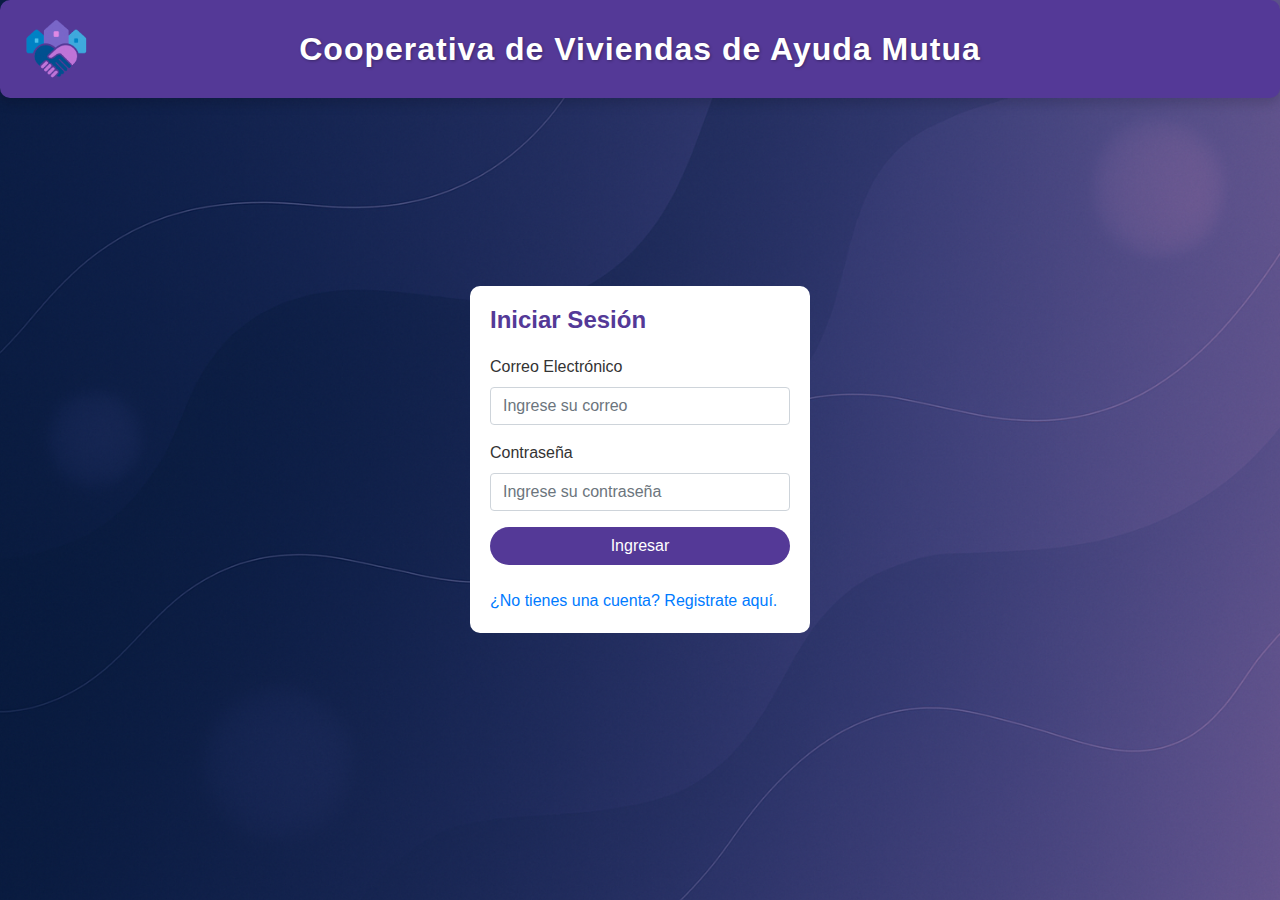
<file: index.html>
<!DOCTYPE html>
<html lang="es">
<head>
  <meta charset="UTF-8">
  <title>Inicio de Sesión</title>
  <meta name="viewport" content="width=device-width, initial-scale=1, shrink-to-fit=no">
  <link rel="stylesheet" href="https://stackpath.bootstrapcdn.com/bootstrap/4.1.3/css/bootstrap.min.css">
  <link rel="stylesheet" href="styles.css">
  <link rel="icon" href="favicon.ico">
</head>
<body>
  
<div class="container-fluid text-center header mb-4">
  <a href="landingpage.html"><img class="header_ico" src="icon_cooperativa.png"></a>
  <h3 class="main-title">Cooperativa de Viviendas de Ayuda Mutua</h3>
</div>

  <div class="container d-flex justify-content-center align-items-center" style="height: 75vh;">
    <div class="col-md-4">
      <div class="card shadow">
        <h4 class="form-title">Iniciar Sesión</h4>
        <form>
          <div class="form-group">
            <label for="email">Correo Electrónico</label>
            <input type="email" class="form-control" id="email" placeholder="Ingrese su correo" required>
          </div>
          <div class="form-group">
            <label for="password">Contraseña</label>
            <input type="password" class="form-control" id="password" placeholder="Ingrese su contraseña" required>
          </div>
          <button type="submit" class="btn btn-custom btn-block">Ingresar</button>
          <br>
          <a href="register.html">¿No tienes una cuenta? Registrate aquí.</a>

        </form>
      </div>
    </div>
  </div>

  <script src="https://code.jquery.com/jquery-3.3.1.slim.min.js"></script>
  <script src="https://cdnjs.cloudflare.com/ajax/libs/popper.js/1.14.3/umd/popper.min.js"></script>
  <script src="https://stackpath.bootstrapcdn.com/bootstrap/4.1.3/js/bootstrap.min.js"></script>
</body>
</html>
</file>
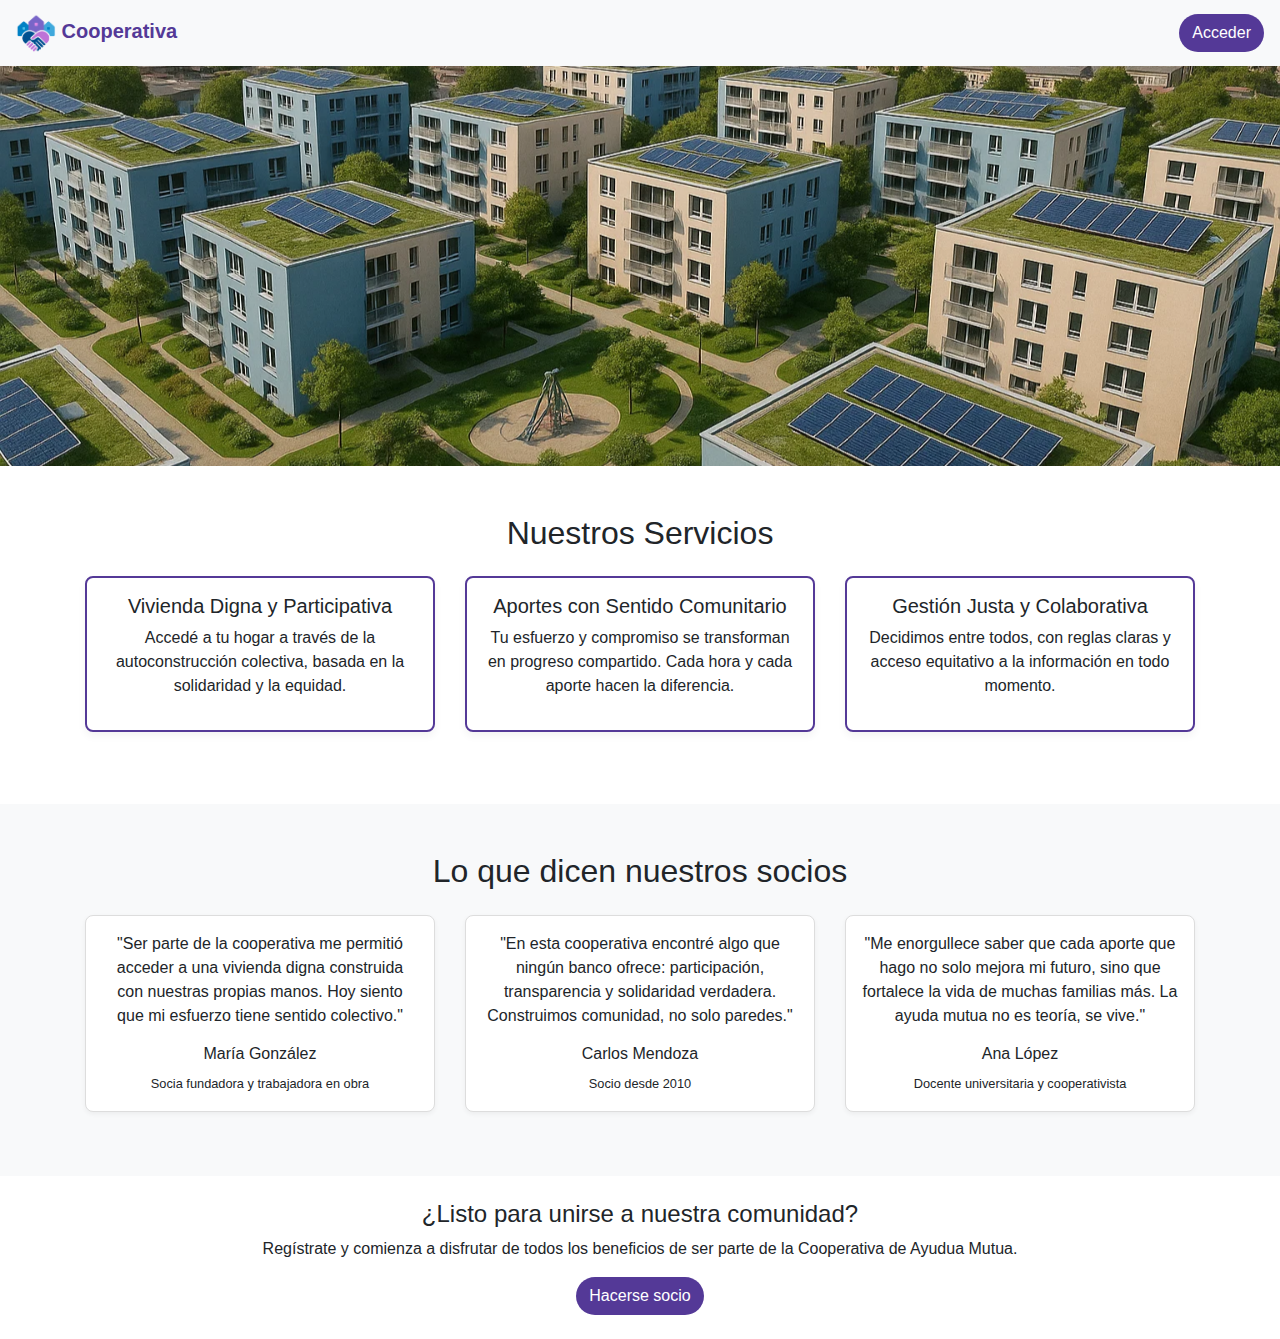
<file: src/frontend/index.html>
<!DOCTYPE html>
<html lang="es">
<head>
  <meta charset="UTF-8">
  <title>Cooperativa</title>
  <meta name="viewport" content="width=device-width, initial-scale=1">
  <link rel="icon" href="favicon.ico">
  <link rel="stylesheet" href="https://stackpath.bootstrapcdn.com/bootstrap/4.1.3/css/bootstrap.min.css">
  <link rel="stylesheet" href="styles.css">
</head>
<body>

<nav class="navbar navbar-expand-lg navbar-light bg-light shadow-sm">
  <a class="navbar-brand" href="index.html">
    <img src="img/icon_cooperativa.png" width="40" height="40" alt="Logo"> Cooperativa
  </a>
  <div class="ml-auto">
    <a class="btn btn-custom" href="login.html">Acceder</a>
  </div>
</nav>

<div id="carouselPortada" class="carousel slide" data-ride="carousel" data-interval="3000">
  <div class="carousel-inner">
    <div class="carousel-item active">
      <img src="img/coop_imagen1.png" class="d-block w-100" alt="Imagen 1">
    </div>
    <div class="carousel-item">
      <img src="img/coop_imagen2.png" class="d-block w-100" alt="Imagen 2">
    </div>
    <div class="carousel-item">
      <img src="img/coop_imagen3.png" class="d-block w-100" alt="Imagen 3">
    </div>
  </div>
</div>


<section class="py-5 text-center">
  <h2 class="mb-4">Nuestros Servicios</h2>
  <div class="container">
    <div class="row">
      <div class="col-md-4 mb-4">
        <div class="servicio-box p-3">
          <h5>Vivienda Digna y Participativa</h5>
          <p>Accedé a tu hogar a través de la autoconstrucción colectiva, basada en la solidaridad y la equidad.</p>
        </div>
      </div>
      <div class="col-md-4 mb-4">
        <div class="servicio-box p-3">
          <h5>Aportes con Sentido Comunitario</h5>
          <p>Tu esfuerzo y compromiso se transforman en progreso compartido. Cada hora y cada aporte hacen la diferencia.</p>
        </div>
      </div>
      <div class="col-md-4 mb-4">
        <div class="servicio-box p-3">
          <h5>Gestión Justa y Colaborativa</h5>
          <p>Decidimos entre todos, con reglas claras y acceso equitativo a la información en todo momento.</p>
        </div>
      </div>
    </div>
  </div>
</section>

<section class="py-5 bg-light text-center">
  <h2 class="mb-4">Lo que dicen nuestros socios</h2>
  <div class="container">
    <div class="row">
      <div class="col-md-4 mb-3">
        <div class="testimonio p-3">
          <p>"Ser parte de la cooperativa me permitió acceder a una vivienda digna construida con nuestras propias manos. Hoy siento que mi esfuerzo tiene sentido colectivo."</p>
          <h6>María González</h6>
          <small>Socia fundadora y trabajadora en obra</small>
        </div>
      </div>
      <div class="col-md-4 mb-3">
        <div class="testimonio p-3">
          <p>"En esta cooperativa encontré algo que ningún banco ofrece: participación, transparencia y solidaridad verdadera. Construimos comunidad, no solo paredes."</p>
          <h6>Carlos Mendoza</h6>
          <small>Socio desde 2010</small>
        </div>
      </div>
      <div class="col-md-4 mb-3">
        <div class="testimonio p-3">
          <p>"Me enorgullece saber que cada aporte que hago no solo mejora mi futuro, sino que fortalece la vida de muchas familias más. La ayuda mutua no es teoría, se vive."</p>
          <h6>Ana López</h6>
          <small>Docente universitaria y cooperativista</small>
        </div>
      </div>
    </div>
  </div>
</section>

<section class="py-4 text-center">
  <h4>¿Listo para unirse a nuestra comunidad?</h4>
  <p>Regístrate y comienza a disfrutar de todos los beneficios de ser parte de la Cooperativa de Ayudua Mutua.</p>
  <a href="register.html" class="btn btn-custom">Hacerse socio</a>
</section>

<script src="https://code.jquery.com/jquery-3.3.1.slim.min.js"></script>
<script src="https://cdnjs.cloudflare.com/ajax/libs/popper.js/1.14.3/umd/popper.min.js"></script>
<script src="https://stackpath.bootstrapcdn.com/bootstrap/4.1.3/js/bootstrap.min.js"></script>

<script>
  fetch('http://localhost:3000/api/usuarios')
    .then(response => response.json())
    .then(data => console.log(data))
    .catch(error => console.error('Error:', error));
</script>

</body>
</html>
</file>
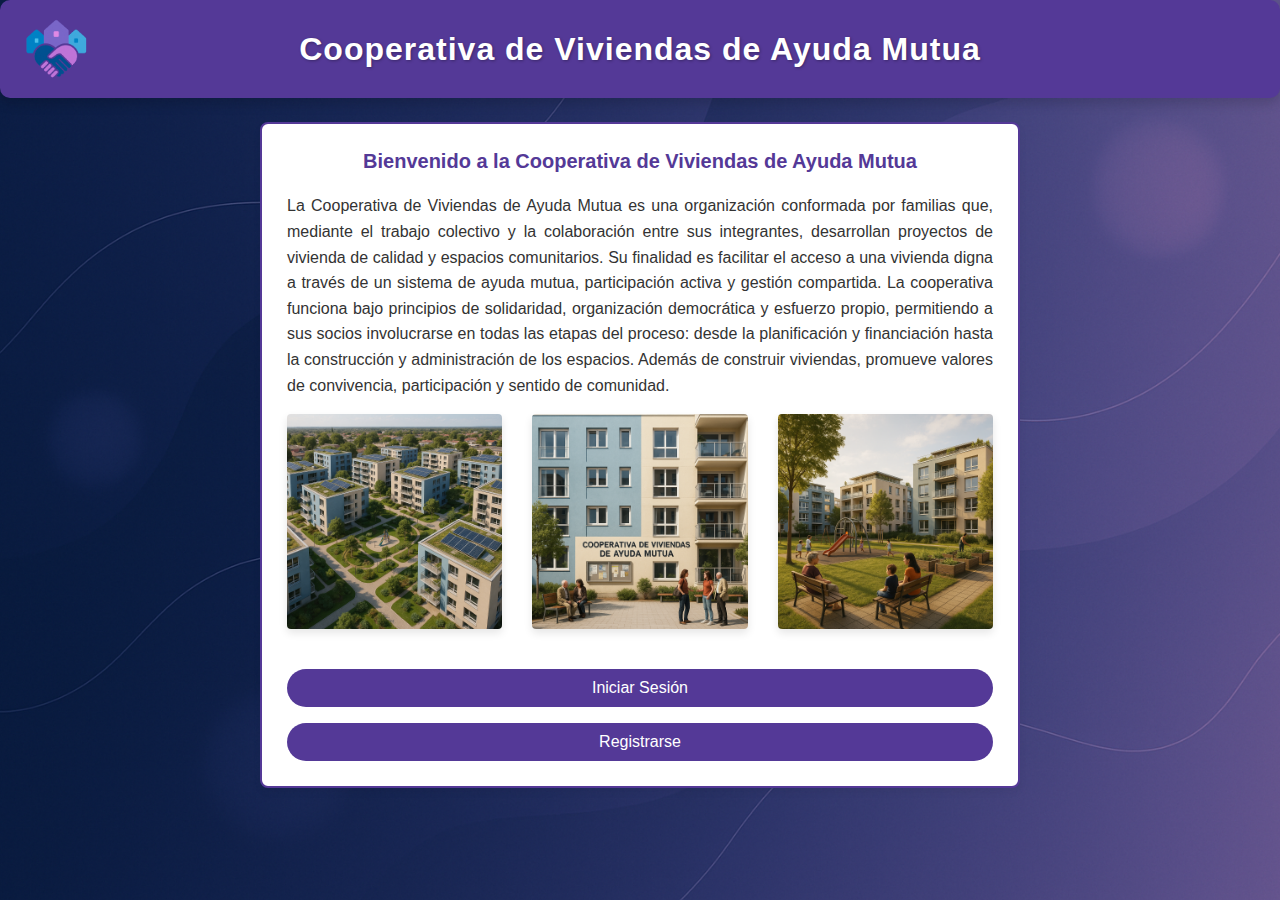
<file: landingpage.html>
<!DOCTYPE html>
<html lang="es">
<head>
  <meta charset="UTF-8">
  <title>Cooperativa de Viviendas</title>
  <meta name="viewport" content="width=device-width, initial-scale=1, shrink-to-fit=no">
  <link rel="stylesheet" href="https://stackpath.bootstrapcdn.com/bootstrap/4.1.3/css/bootstrap.min.css">
  <link rel="stylesheet" href="styles.css">
  <link rel="icon" href="favicon.ico">
</head>
<body>

<div class="container-fluid text-center header mb-4">
  <a href="landingpage.html"><img class="header_ico" src="icon_cooperativa.png"></a>  
  <h3 class="main-title">Cooperativa de Viviendas de Ayuda Mutua</h3>
</div>

<div class="container">
  <div class="row justify-content-center">
    <div class="col-md-8 border-box text-center">
      <h5 class="form-title">Bienvenido a la Cooperativa de Viviendas de Ayuda Mutua</h5>
      <p class="info-text">La Cooperativa de Viviendas de Ayuda Mutua es una organización conformada por familias que, mediante el trabajo colectivo y la colaboración entre sus integrantes, 
        desarrollan proyectos de vivienda de calidad y espacios comunitarios. Su finalidad es facilitar el acceso a una vivienda digna a través de un sistema de ayuda mutua, 
        participación activa y gestión compartida.
        La cooperativa funciona bajo principios de solidaridad, organización democrática y esfuerzo propio, permitiendo a sus socios involucrarse en todas las etapas del proceso: 
        desde la planificación y financiación hasta la construcción y administración de los espacios. Además de construir viviendas, promueve valores de convivencia, 
        participación y sentido de comunidad.</p>
      
      <div class="row">
        <div class="col-4 mb-3">
          <img src="coop_imagen1.png" class="img-fluid rounded galeria-img" alt="Imagen 1">
        </div>
        <div class="col-4 mb-3">
          <img src="coop_imagen2.png" class="img-fluid rounded galeria-img" alt="Imagen 2">
        </div>
        <div class="col-4 mb-3">
          <img src="coop_imagen3.png" class="img-fluid rounded galeria-img" alt="Imagen 3">
        </div>
      </div>

      <div class="mt-4">
        <a href="index.html" class="btn btn-custom btn-block">Iniciar Sesión</a>
        <a href="register.html" class="btn btn-custom btn-block mt-3">Registrarse</a>
      </div>
    </div>
  </div>
</div>

</body>
</html>
</file>
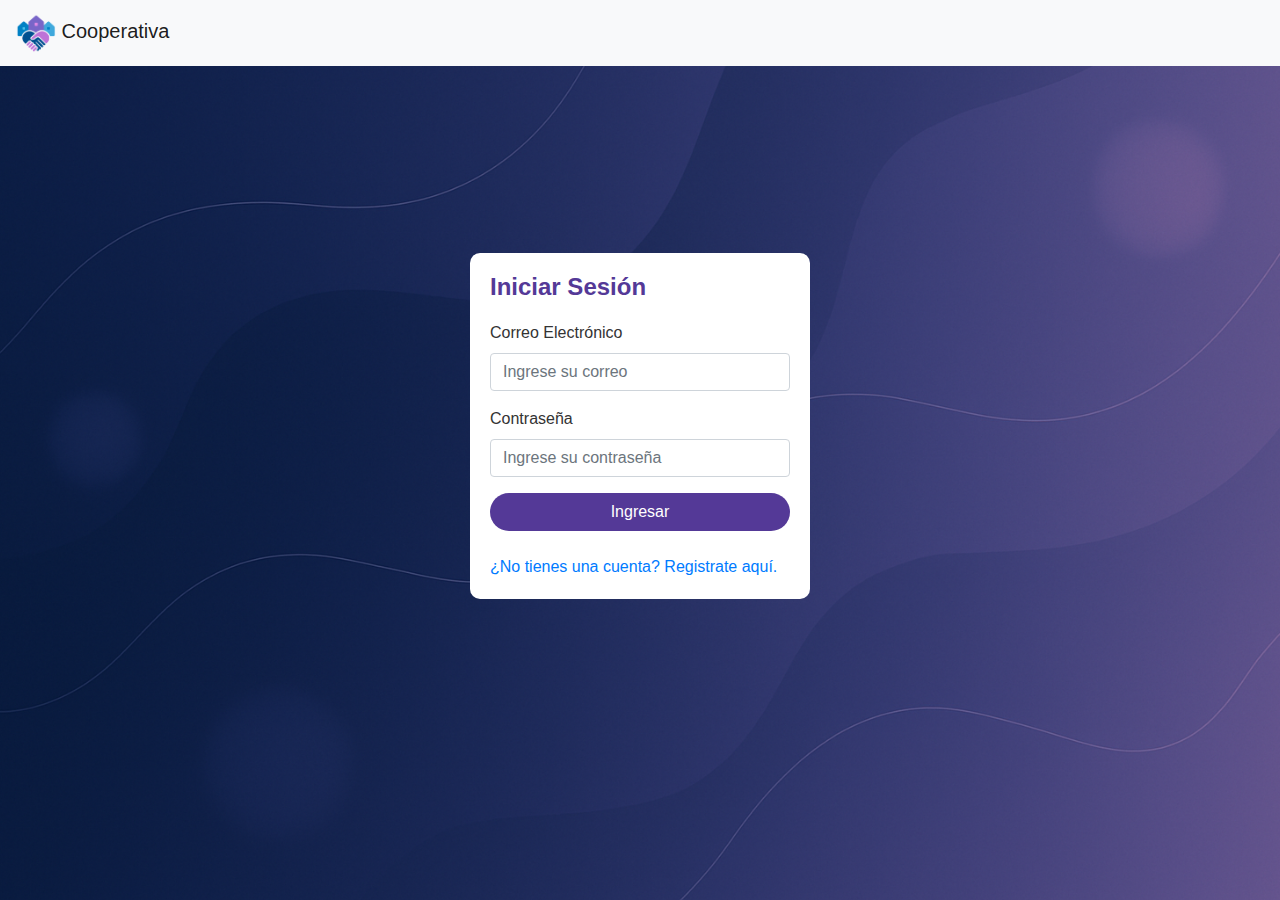
<file: login.html>
<!DOCTYPE html>
<html lang="es">
<head>
  <meta charset="UTF-8">
  <title>Inicio de Sesión</title>
  <meta name="viewport" content="width=device-width, initial-scale=1">
  <link rel="icon" href="favicon.ico">
  <link rel="stylesheet" href="https://stackpath.bootstrapcdn.com/bootstrap/4.1.3/css/bootstrap.min.css">
  <link rel="stylesheet" href="styles.css">
</head>
<body class="pagina-secundaria">

<nav class="navbar navbar-light bg-light shadow-sm">
  <a class="navbar-brand" href="landingpage.html">
    <img src="img/icon_cooperativa.png" width="40" height="40" alt="Logo"> Cooperativa
  </a>
</nav>

<div class="container d-flex justify-content-center align-items-center" style="height: 80vh;">
  <div class="col-md-4">
    <div class="card shadow">
      <h4 class="form-title">Iniciar Sesión</h4>
      <form>
        <div class="form-group">
          <label for="email">Correo Electrónico</label>
          <input type="email" class="form-control" id="email" placeholder="Ingrese su correo" required>
        </div>
        <div class="form-group">
          <label for="password">Contraseña</label>
          <input type="password" class="form-control" id="password" placeholder="Ingrese su contraseña" required>
        </div>
        <button type="submit" class="btn btn-custom btn-block">Ingresar</button>
        <br>
        <a href="register.html">¿No tienes una cuenta? Registrate aquí.</a>
      </form>
    </div>
  </div>
</div>

</body>
</html>
</file>
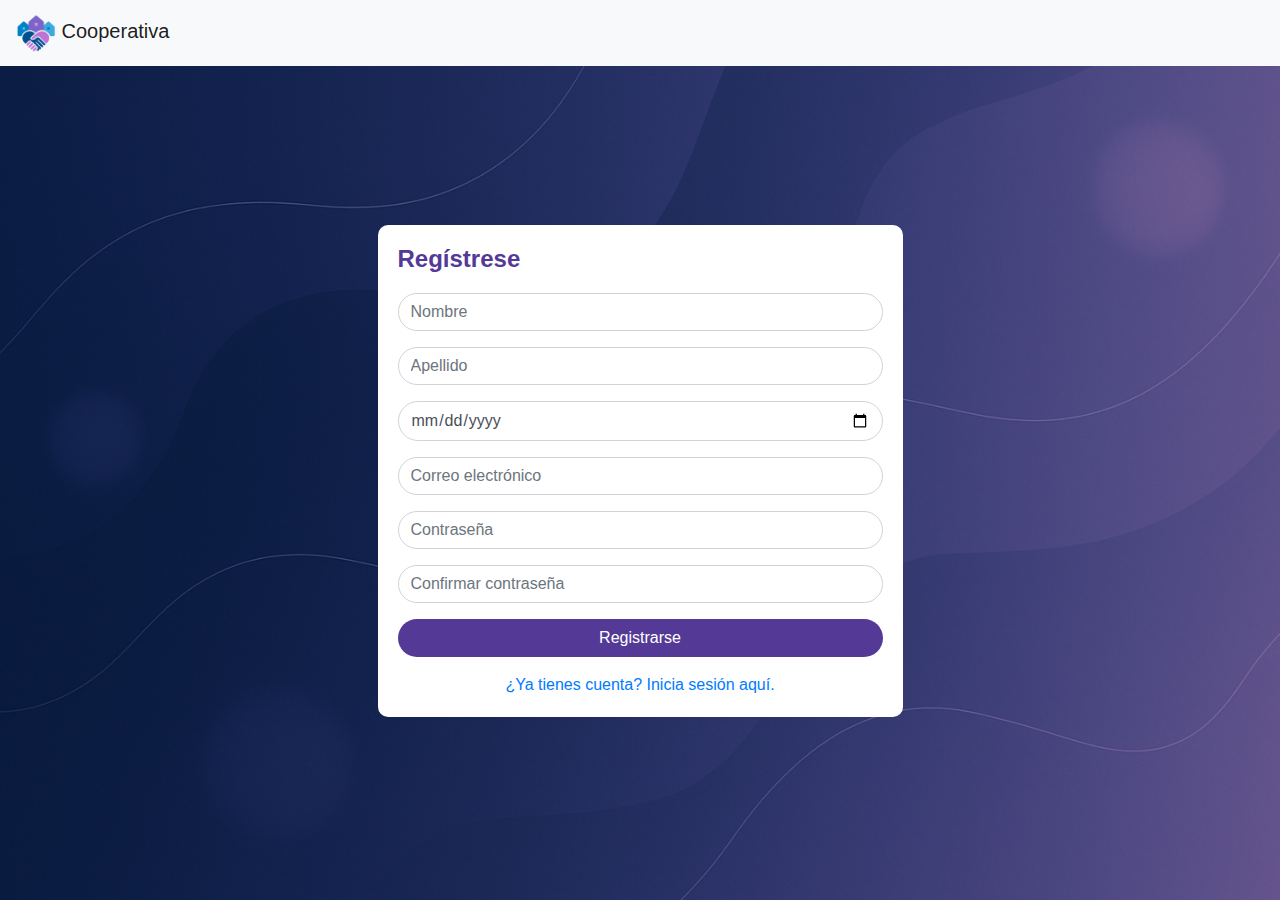
<file: register.html>
<!DOCTYPE html>
<html lang="es">
<head>
  <meta charset="UTF-8">
  <title>Registro Cooperativa</title>
  <meta name="viewport" content="width=device-width, initial-scale=1">
  <link rel="icon" href="favicon.ico">
  <link rel="stylesheet" href="https://stackpath.bootstrapcdn.com/bootstrap/4.1.3/css/bootstrap.min.css">
  <link rel="stylesheet" href="styles.css">
</head>
<body class="pagina-secundaria">

<nav class="navbar navbar-light bg-light shadow-sm">
  <a class="navbar-brand" href="landingpage.html">
    <img src="img/icon_cooperativa.png" width="40" height="40" alt="Logo"> Cooperativa
  </a>
</nav>

<div class="container d-flex justify-content-center align-items-center" style="height: 90vh;">
  <div class="col-md-6">
    <div class="card shadow">
      <h4 class="form-title">Regístrese</h4>
      <form>
        <div class="form-group">
          <input type="text" class="form-control rounded-input" placeholder="Nombre" required>
        </div>
        <div class="form-group">
          <input type="text" class="form-control rounded-input" placeholder="Apellido" required>
        </div>
        <div class="form-group">
          <input type="date" class="form-control rounded-input" required>
        </div>
        <div class="form-group">
          <input type="email" class="form-control rounded-input" placeholder="Correo electrónico" required>
        </div>
        <div class="form-group">
          <input type="password" class="form-control rounded-input" placeholder="Contraseña" required>
        </div>
        <div class="form-group">
          <input type="password" class="form-control rounded-input" placeholder="Confirmar contraseña" required>
        </div>
        <button type="submit" class="btn btn-custom btn-block mt-2">Registrarse</button>
      </form>
      <div class="mt-3 text-center">
        <a href="login.html">¿Ya tienes cuenta? Inicia sesión aquí.</a>
      </div>
    </div>
  </div>
</div>

</body>
</html>
</file>
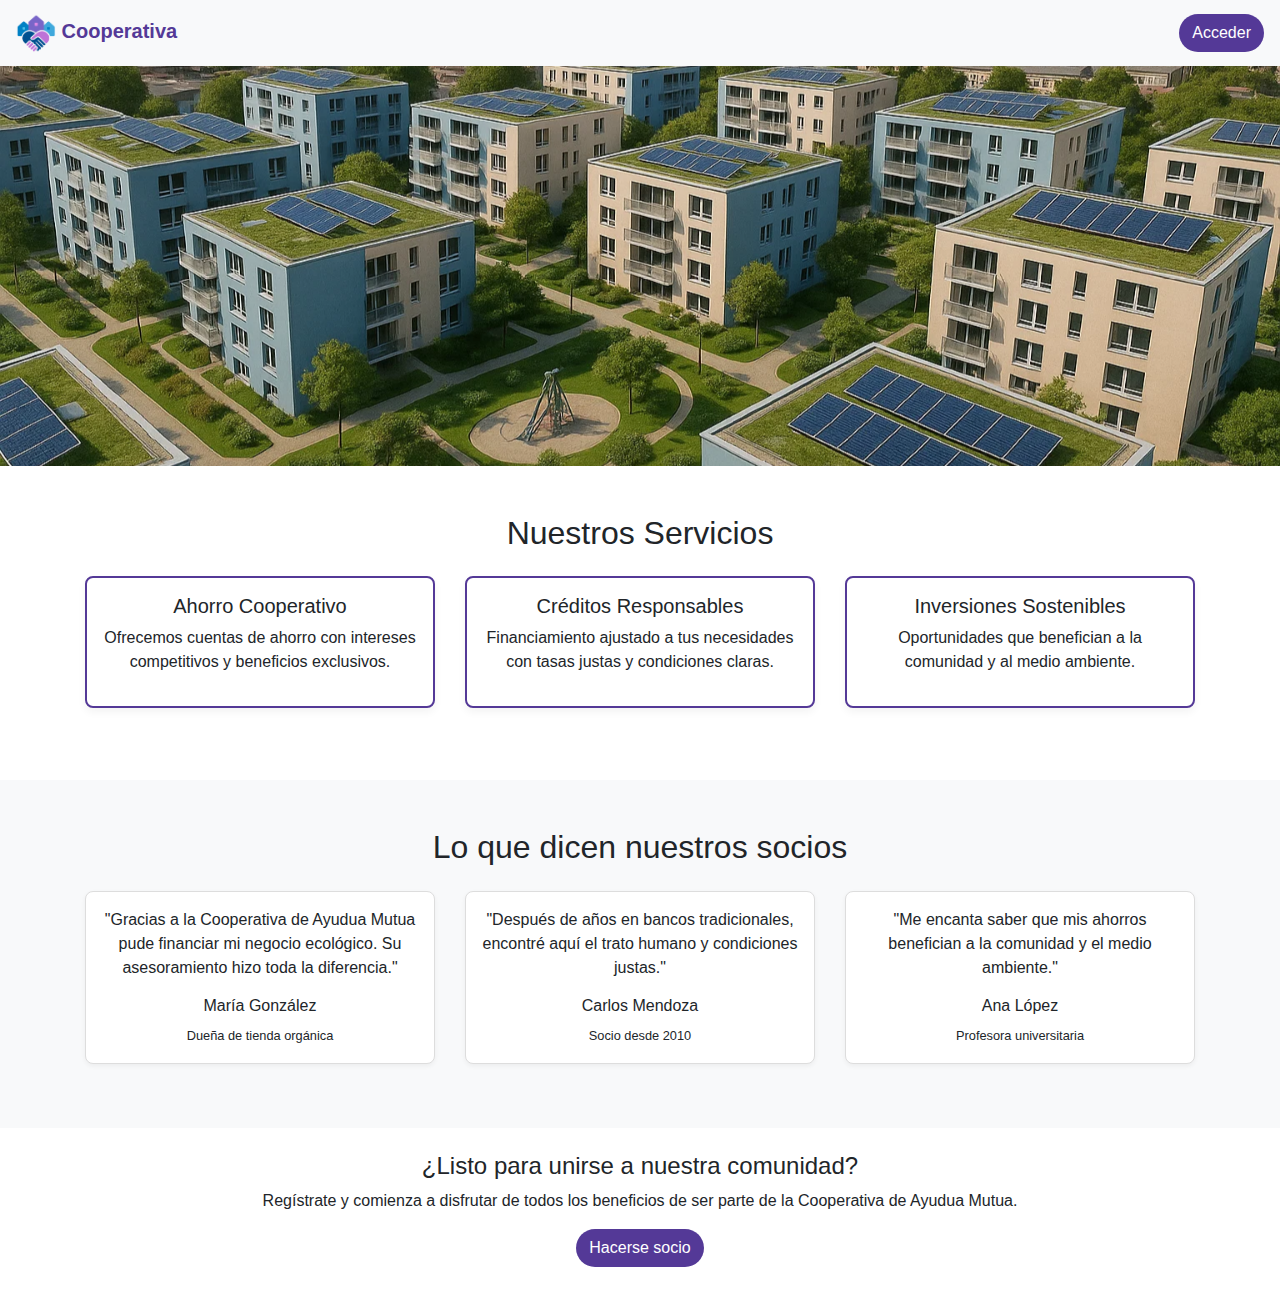
<file: frontend/landingpage.html>
<!DOCTYPE html>
<html lang="es">
<head>
  <meta charset="UTF-8">
  <title>Cooperativa</title>
  <meta name="viewport" content="width=device-width, initial-scale=1">
  <link rel="icon" href="favicon.ico">
  <link rel="stylesheet" href="https://stackpath.bootstrapcdn.com/bootstrap/4.1.3/css/bootstrap.min.css">
  <link rel="stylesheet" href="styles.css">
</head>
<body>

<nav class="navbar navbar-expand-lg navbar-light bg-light shadow-sm">
  <a class="navbar-brand" href="#">
    <img src="img/icon_cooperativa.png" width="40" height="40" alt="Logo"> Cooperativa
  </a>
  <div class="ml-auto">
    <a class="btn btn-custom" href="login.html">Acceder</a>
  </div>
</nav>

<div id="carouselPortada" class="carousel slide" data-ride="carousel" data-interval="3000">
  <div class="carousel-inner">
    <div class="carousel-item active">
      <img src="img/coop_imagen1.png" class="d-block w-100" alt="Imagen 1">
    </div>
    <div class="carousel-item">
      <img src="img/coop_imagen2.png" class="d-block w-100" alt="Imagen 2">
    </div>
    <div class="carousel-item">
      <img src="img/coop_imagen3.png" class="d-block w-100" alt="Imagen 3">
    </div>
  </div>
</div>


<section class="py-5 text-center">
  <h2 class="mb-4">Nuestros Servicios</h2>
  <div class="container">
    <div class="row">
      <div class="col-md-4 mb-4">
        <div class="servicio-box p-3">
          <h5>Ahorro Cooperativo</h5>
          <p>Ofrecemos cuentas de ahorro con intereses competitivos y beneficios exclusivos.</p>
        </div>
      </div>
      <div class="col-md-4 mb-4">
        <div class="servicio-box p-3">
          <h5>Créditos Responsables</h5>
          <p>Financiamiento ajustado a tus necesidades con tasas justas y condiciones claras.</p>
        </div>
      </div>
      <div class="col-md-4 mb-4">
        <div class="servicio-box p-3">
          <h5>Inversiones Sostenibles</h5>
          <p>Oportunidades que benefician a la comunidad y al medio ambiente.</p>
        </div>
      </div>
    </div>
  </div>
</section>

<section class="py-5 bg-light text-center">
  <h2 class="mb-4">Lo que dicen nuestros socios</h2>
  <div class="container">
    <div class="row">
      <div class="col-md-4 mb-3">
        <div class="testimonio p-3">
          <p>"Gracias a la Cooperativa de Ayudua Mutua pude financiar mi negocio ecológico. Su asesoramiento hizo toda la diferencia."</p>
          <h6>María González</h6>
          <small>Dueña de tienda orgánica</small>
        </div>
      </div>
      <div class="col-md-4 mb-3">
        <div class="testimonio p-3">
          <p>"Después de años en bancos tradicionales, encontré aquí el trato humano y condiciones justas."</p>
          <h6>Carlos Mendoza</h6>
          <small>Socio desde 2010</small>
        </div>
      </div>
      <div class="col-md-4 mb-3">
        <div class="testimonio p-3">
          <p>"Me encanta saber que mis ahorros benefician a la comunidad y el medio ambiente."</p>
          <h6>Ana López</h6>
          <small>Profesora universitaria</small>
        </div>
      </div>
    </div>
  </div>
</section>

<section class="py-4 text-center">
  <h4>¿Listo para unirse a nuestra comunidad?</h4>
  <p>Regístrate y comienza a disfrutar de todos los beneficios de ser parte de la Cooperativa de Ayudua Mutua.</p>
  <a href="register.html" class="btn btn-custom">Hacerse socio</a>
</section>

<script src="https://code.jquery.com/jquery-3.3.1.slim.min.js"></script>
<script src="https://cdnjs.cloudflare.com/ajax/libs/popper.js/1.14.3/umd/popper.min.js"></script>
<script src="https://stackpath.bootstrapcdn.com/bootstrap/4.1.3/js/bootstrap.min.js"></script>

<script>
  fetch('http://localhost:3000/api/usuarios')
    .then(response => response.json())
    .then(data => console.log(data))
    .catch(error => console.error('Error:', error));
</script>

</body>
</html>
</file>
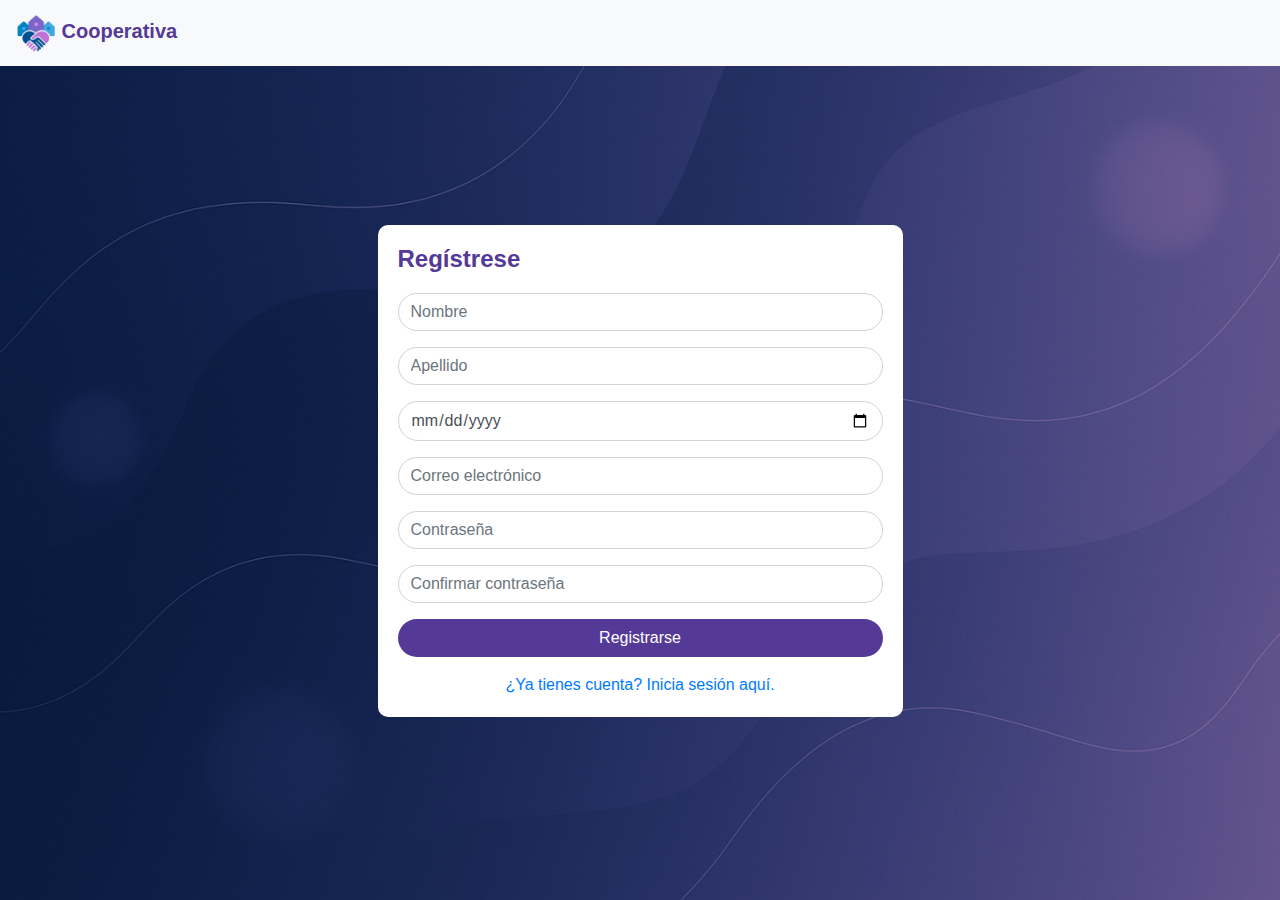
<file: frontend/register.html>
<!DOCTYPE html>
<html lang="es">
<head>
  <meta charset="UTF-8">
  <title>Registro Cooperativa</title>
  <meta name="viewport" content="width=device-width, initial-scale=1">
  <link rel="icon" href="favicon.ico">
  <link rel="stylesheet" href="https://stackpath.bootstrapcdn.com/bootstrap/4.1.3/css/bootstrap.min.css">
  <link rel="stylesheet" href="styles.css">
</head>
<body class="pagina-secundaria">

<nav class="navbar navbar-light bg-light shadow-sm">
  <a class="navbar-brand" href="landingpage.html">
    <img src="img/icon_cooperativa.png" width="40" height="40" alt="Logo"> Cooperativa
  </a>
</nav>

<div class="container d-flex justify-content-center align-items-center" style="height: 90vh;">
  <div class="col-md-6">
    <div class="card shadow">
      <h4 class="form-title">Regístrese</h4>
      <form>
        <div class="form-group">
          <input type="text" class="form-control rounded-input" placeholder="Nombre" required>
        </div>
        <div class="form-group">
          <input type="text" class="form-control rounded-input" placeholder="Apellido" required>
        </div>
        <div class="form-group">
          <input type="date" class="form-control rounded-input" required>
        </div>
        <div class="form-group">
          <input type="email" class="form-control rounded-input" placeholder="Correo electrónico" required>
        </div>
        <div class="form-group">
          <input type="password" class="form-control rounded-input" placeholder="Contraseña" required>
        </div>
        <div class="form-group">
          <input type="password" class="form-control rounded-input" placeholder="Confirmar contraseña" required>
        </div>
        <button type="submit" class="btn btn-custom btn-block mt-2" onclick="registrarUsuario()">Registrarse</button>
      </form>
      <div class="mt-3 text-center">
        <a href="login.html">¿Ya tienes cuenta? Inicia sesión aquí.</a>
      </div>
    </div>
  </div>
</div>

<script>
  async function registrarUsuario() {
    const nombre = document.getElementById("nombre").value;
    const email = document.getElementById("email").value;
    const password = document.getElementById("password").value;

    const res = await fetch("http://localhost:3000/registro", {
      method: "POST",
      headers: { "Content-Type": "application/json" },
      body: JSON.stringify({ nombre, email, password })
    });

    const data = await res.text();
    alert(data);
  }
</script>

</body>
</html>
</file>
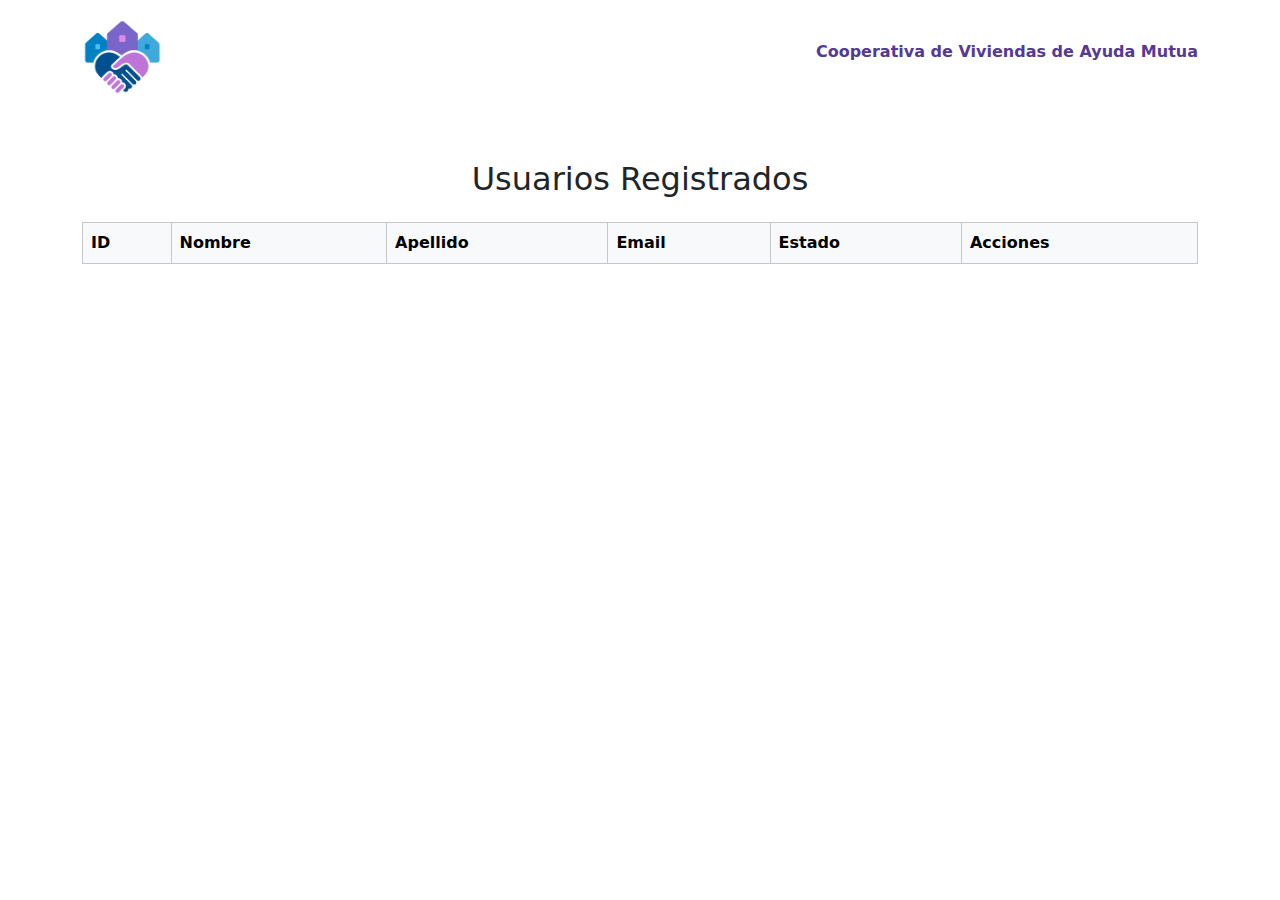
<file: src/frontend/backoffice.html>
<!DOCTYPE html>
<html lang="es">
<head>
    <meta charset="UTF-8">
    <title>Panel Administrativo - Backoffice</title>
    <meta name="viewport" content="width=device-width, initial-scale=1">
    <link href="https://cdn.jsdelivr.net/npm/bootstrap@5.3.0/dist/css/bootstrap.min.css" rel="stylesheet">
    <link rel="stylesheet" href="styles.css">
</head>
<body>

    <header class="encabezado">
        <div class="container d-flex justify-content-between align-items-center py-3">
            <div class="d-flex align-items-center gap-3">
                <img src="img/icon_cooperativa.png" width="80" height="80" alt="Logo Cooperativa" class="logo">
            </div>
            <h1 class="navbar-brand">Cooperativa de Viviendas de Ayuda Mutua</h1>
        </div>
    </header>

    <main class="container mt-5">
        <h2 class="titulo-principal text-center mb-4">Usuarios Registrados</h2>
        <div class="table-responsive">
            <table class="table table-bordered table-striped align-middle">
                <thead class="table-light">
                    <tr>
                        <th>ID</th>
                        <th>Nombre</th>
                        <th>Apellido</th>
                        <th>Email</th>
                        <th>Estado</th>
                        <th>Acciones</th>
                    </tr>
                </thead>
                <tbody id="usuariosTableBody"></tbody>
            </table>
        </div>
    </main>

    <script>
        function aprobarUsuario(id) {
            fetch(`http://localhost:8000/aprobar_usuario.php?id=${id}&accion=aprobar`)
                .then(response => response.json())
                .then(data => {
                    alert(data.message);
                    location.reload();
                });
        }

        function rechazarUsuario(id) {
            fetch(`http://localhost:8000/aprobar_usuario.php?id=${id}&accion=rechazar`)
                .then(response => response.json())
                .then(data => {
                    alert(data.message);
                    location.reload();
                });
        }

        async function cargarUsuarios() {
            const res = await fetch("http://localhost:8000/backoffice.php");
            const usuarios = await res.json();

            const tbody = document.getElementById("usuariosTableBody");
            tbody.innerHTML = "";
            usuarios.forEach(user => {
                const fila = document.createElement("tr");
                fila.innerHTML = `
                    <td>${user.id}</td>
                    <td>${user.nombres}</td>
                    <td>${user.apellidos}</td>
                    <td>${user.correo}</td>
                    <td>
                        <span class="badge ${user.estado == 1 ? 'bg-success' : 'bg-secondary'}">
                            ${user.estado == 1 ? 'Aprobado' : 'Pendiente'}
                        </span>
                    </td>
                    <td>
                        <button class="btn btn-sm btn-success me-2" onclick="actualizarEstado(${user.id}, 1)">Aprobar</button>
                        <button class="btn btn-sm btn-danger" onclick="actualizarEstado(${user.id}, 0)">Rechazar</button>
                    </td>`;
                tbody.appendChild(fila);
            });
        }

        async function actualizarEstado(id, estado) {
            await fetch("http://localhost:8000/actualizar_estado.php", {
                method: "POST",
                headers: { "Content-Type": "application/json" },
                body: JSON.stringify({ id, estado })
            });
            cargarUsuarios();
        }

        cargarUsuarios();
    </script>
</body>
</html>
</file>
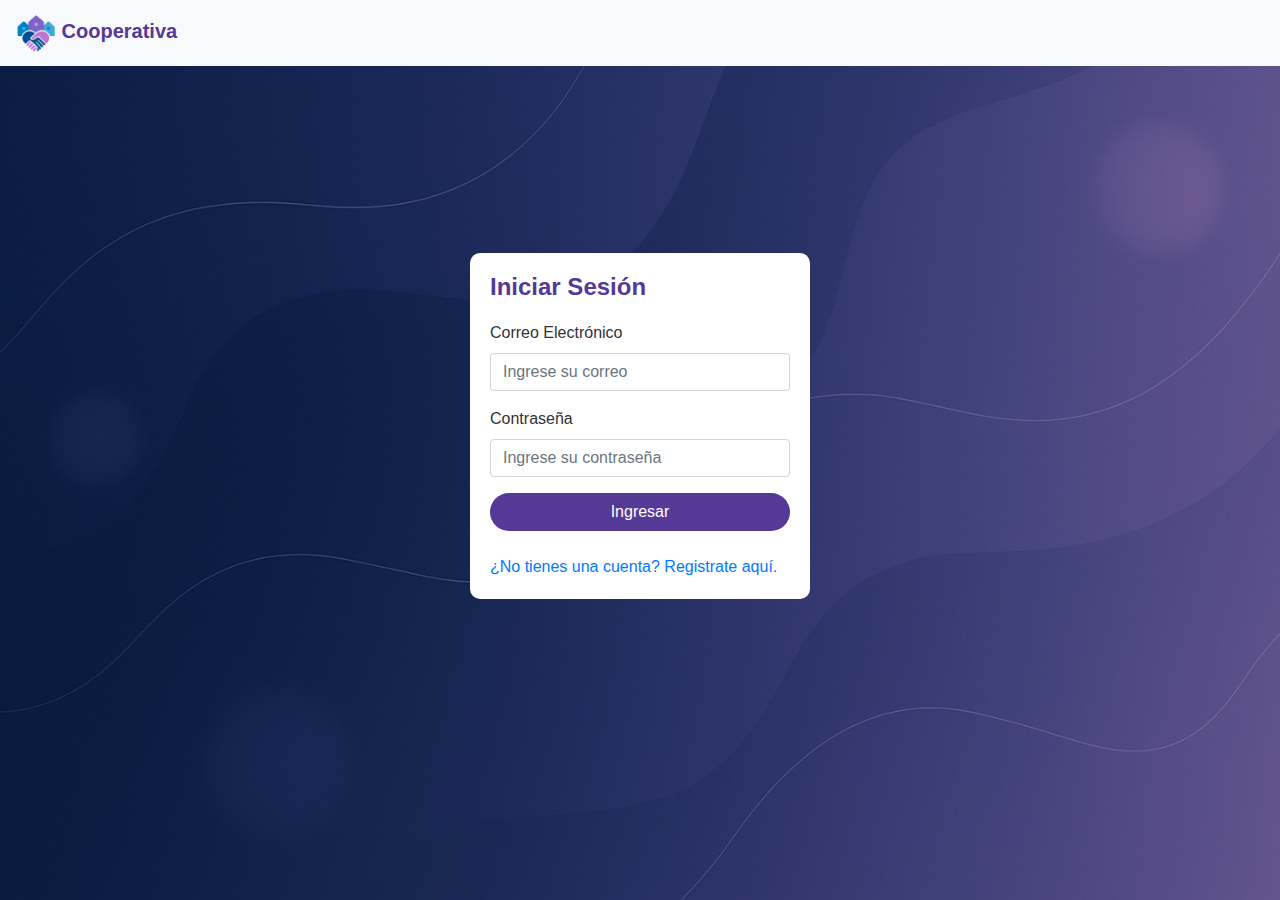
<file: src/frontend/login.html>
<!DOCTYPE html>
<html lang="es">
<head>
  <meta charset="UTF-8">
  <title>Inicio de Sesión</title>
  <meta name="viewport" content="width=device-width, initial-scale=1">
  <link rel="icon" href="favicon.ico">
  <link rel="stylesheet" href="https://stackpath.bootstrapcdn.com/bootstrap/4.1.3/css/bootstrap.min.css">
  <link rel="stylesheet" href="styles.css">
</head>
<body class="pagina-secundaria">

<nav class="navbar navbar-light bg-light shadow-sm">
  <a class="navbar-brand" href="landingpage.html">
    <img src="img/icon_cooperativa.png" width="40" height="40" alt="Logo"> Cooperativa
  </a>
</nav>

<div class="container d-flex justify-content-center align-items-center" style="height: 80vh;">
  <div class="col-md-4">
    <div class="card shadow">
      <h4 class="form-title">Iniciar Sesión</h4>
      <form id="form-login">
        <div class="form-group">
          <label for="email">Correo Electrónico</label>
          <input type="email" class="form-control" id="email" placeholder="Ingrese su correo" required>
        </div>
        <div class="form-group">
          <label for="password">Contraseña</label>
          <input type="password" class="form-control" id="password" placeholder="Ingrese su contraseña" required>
        </div>
        <button type="submit" class="btn btn-custom btn-block">Ingresar</button>
        <br>
        <a href="register.html">¿No tienes una cuenta? Registrate aquí.</a>
      </form>
    </div>
  </div>
</div>

<script>
document.getElementById("form-login").addEventListener("submit", async function(e) {
  e.preventDefault();
  const email = document.getElementById("email").value.trim();
  const password = document.getElementById("password").value;

  try {
    const response = await fetch("http://localhost:8000/login.php", {
      method: "POST",
      headers: { "Content-Type": "application/json" },
      body: JSON.stringify({ email, password })
    });

    const result = await response.json();
    if (result.status === "success") {
      localStorage.setItem("correo", document.getElementById("email").value.trim());
      alert("Login exitoso.");
      window.location.href = "http://localhost:8080/perfil.html";
    } else {
      alert(result.message || "Credenciales inválidas.");
    }
  } catch (error) {
    alert("Error al intentar iniciar sesión.");
  }
});
</script>

</body>
</html>
</file>
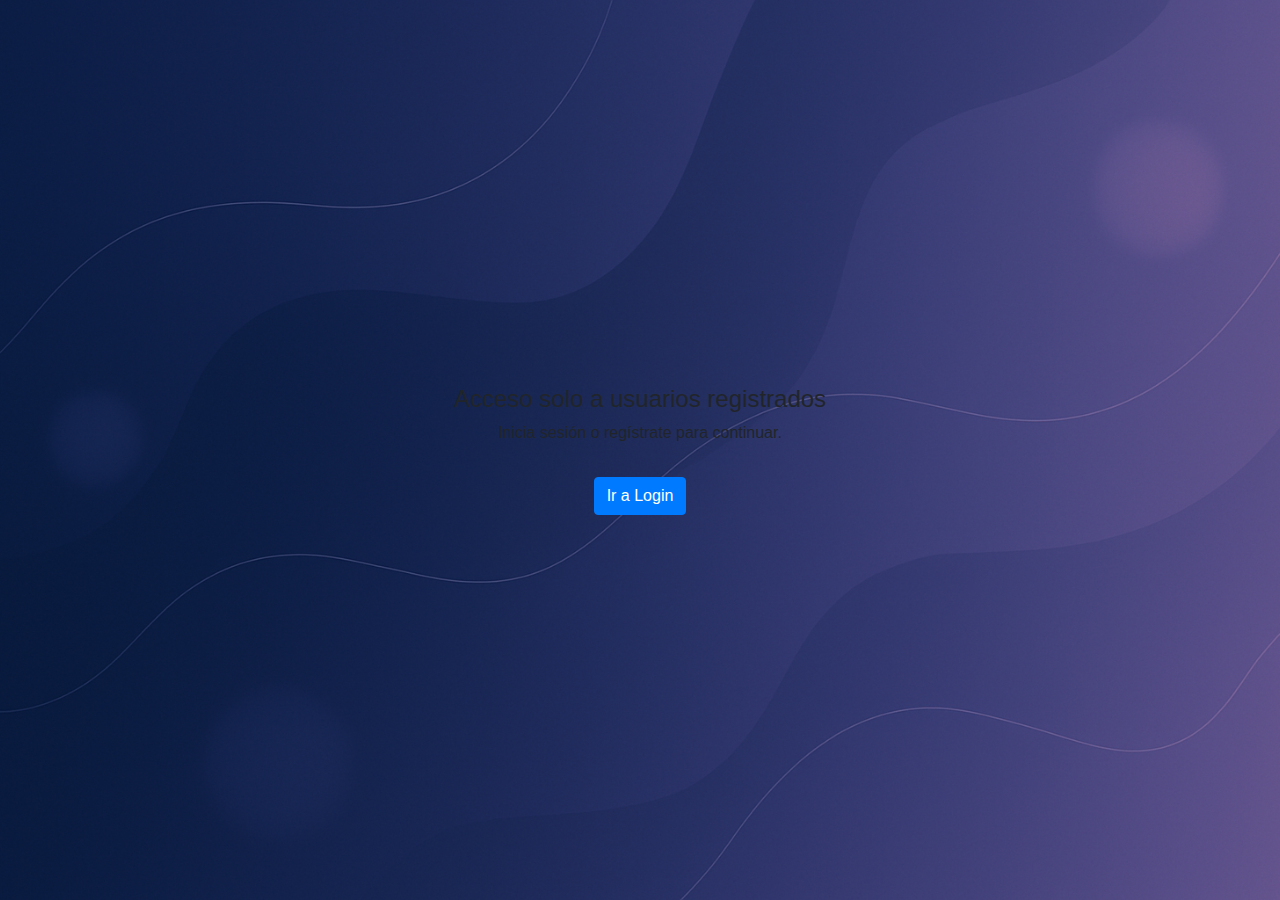
<file: src/frontend/perfil.html>
<!DOCTYPE html>
<html lang="es">
<head>
  <meta charset="UTF-8">
  <title>Mi Perfil</title>
  <meta name="viewport" content="width=device-width, initial-scale=1">
  <link rel="icon" href="favicon.ico">
  <link rel="stylesheet" href="https://stackpath.bootstrapcdn.com/bootstrap/4.1.3/css/bootstrap.min.css">
  <link rel="stylesheet" href="styles.css">
</head>
<body class="pagina-secundaria">


<script>
document.addEventListener("DOMContentLoaded", async () => {
  const correo = localStorage.getItem("correo");

  if (!correo) {
    document.body.innerHTML = `
      <div class='container d-flex justify-content-center align-items-center' style='height: 100vh;'>
        <div class='text-center'>
          <h4>Acceso solo a usuarios registrados</h4>
          <p>Inicia sesión o regístrate para continuar.</p>
          <a class='btn btn-primary mt-3' href='login.html'>Ir a Login</a>
        </div>
      </div>
    `;
    return;
  }

  document.getElementById("perfil-email").value = correo;

  try {
    const res = await fetch("http://localhost:8000/usuario.php", {
      method: "POST",
      headers: { "Content-Type": "application/json" },
      body: JSON.stringify({ correo })
    });

    const result = await res.json();

    if (result.status === "success") {
      document.getElementById("perfil-telefono").value = result.usuario.telefono;
    } else {
      alert("No se pudieron cargar tus datos.");
    }
  } catch (err) {
    alert("No se pudo conectar con el servidor.");
  }

  document.getElementById("form-perfil").addEventListener("submit", async function(e) {
    e.preventDefault();

    const correoNuevo = document.getElementById("perfil-email").value.trim();
    const telefono = document.getElementById("perfil-telefono").value.trim();
    const password = document.getElementById("perfil-password").value;
    const confirmar = document.getElementById("perfil-confirmar").value;

    if (!/^[0-9]{9}$/.test(telefono)) {
      alert("El teléfono debe tener exactamente 9 dígitos numéricos.");
      return;
    }

    if (password && password !== confirmar) {
      alert("Las contraseñas no coinciden.");
      return;
    }

    try {
      const res = await fetch("http://localhost:8000/update.php", {
        method: "POST",
        headers: { "Content-Type": "application/json" },
        body: JSON.stringify({
          correo: correoNuevo,
          telefono: telefono,
          correo_original: correo,
          password: password
        })
      });

      const result = await res.json();
      if (result.status === "success") {
        alert("Datos actualizados correctamente.");
        localStorage.setItem("correo", correoNuevo);
      } else {
        alert("Error: " + result.message);
      }
    } catch (err) {
      alert("Error en el servidor: " + err.message);
    }
  });
});
</script>



<nav class="navbar navbar-light bg-light shadow-sm">
  <a class="navbar-brand" href="landingpage.html">
    <img src="img/icon_cooperativa.png" width="40" height="40" alt="Logo"> Cooperativa
  </a>
</nav>

<div class="container d-flex justify-content-center align-items-center" style="height: 90vh;">
  <div class="col-md-6">
    <div class="card shadow p-4">
      <h4 class="form-title mb-3">Mi Perfil</h4>
      <form id="form-perfil">
        <div class="form-group">
          <label for="perfil-email">Correo electrónico</label>
          <input type="email" class="form-control" id="perfil-email" required>
        </div>
        <div class="form-group">
          <label for="perfil-telefono">Teléfono</label>
          <input type="tel" class="form-control" id="perfil-telefono" required>
        </div>
        <div class="form-group">
          <label for="perfil-password">Nueva contraseña</label>
          <input type="password" class="form-control" id="perfil-password">
        </div>
        <div class="form-group">
          <label for="perfil-confirmar">Confirmar nueva contraseña</label>
          <input type="password" class="form-control" id="perfil-confirmar">
        </div>
        <button type="submit" class="btn btn-custom btn-block mt-2">Guardar Cambios</button>
      </form>
      <div class="mt-3 text-center">
        <a href="login.html">Cerrar sesión</a>
      </div>
    </div>
  </div>
</div>




<script>
document.addEventListener("DOMContentLoaded", async () => {
  const correo = localStorage.getItem("correo");

  if (!correo) {
    document.body.innerHTML = `
      <div class='container d-flex justify-content-center align-items-center' style='height: 100vh;'>
        <div class='text-center'>
          <h4>Acceso solo a usuarios registrados</h4>
          <p>Inicia sesión o regístrate para continuar.</p>
          <a class='btn btn-primary mt-3' href='login.html'>Ir a Login</a>
        </div>
      </div>
    `;
    return;
  }

  document.getElementById("perfil-email").value = correo;

  try {
    const res = await fetch("http://localhost:8000/usuario.php", {
      method: "POST",
      headers: { "Content-Type": "application/json" },
      body: JSON.stringify({ correo })
    });

    const result = await res.json();

    if (result.status === "success") {
      document.getElementById("perfil-telefono").value = result.usuario.telefono;
    } else {
      alert("No se pudieron cargar tus datos.");
    }
  } catch (err) {
    alert("No se pudo conectar con el servidor.");
  }

  document.getElementById("form-perfil").addEventListener("submit", async function(e) {
    e.preventDefault();

    const correoNuevo = document.getElementById("perfil-email").value.trim();
    const telefono = document.getElementById("perfil-telefono").value.trim();
    const password = document.getElementById("perfil-password").value;
    const confirmar = document.getElementById("perfil-confirmar").value;

    if (!/^[0-9]{9}$/.test(telefono)) {
      alert("El teléfono debe tener exactamente 9 dígitos numéricos.");
      return;
    }

    if (password && password !== confirmar) {
      alert("Las contraseñas no coinciden.");
      return;
    }

    try {
      const res = await fetch("http://localhost:8000/update.php", {
        method: "POST",
        headers: { "Content-Type": "application/json" },
        body: JSON.stringify({
          correo: correoNuevo,
          telefono: telefono,
          correo_original: correo,
          password: password
        })
      });

      const result = await res.json();
      if (result.status === "success") {
        alert("Datos actualizados correctamente.");
        localStorage.setItem("correo", correoNuevo);
      } else {
        alert("Error: " + result.message);
      }
    } catch (err) {
      alert("Error en el servidor: " + err.message);
    }
  });
});
</script>




</body>
</html>
</file>
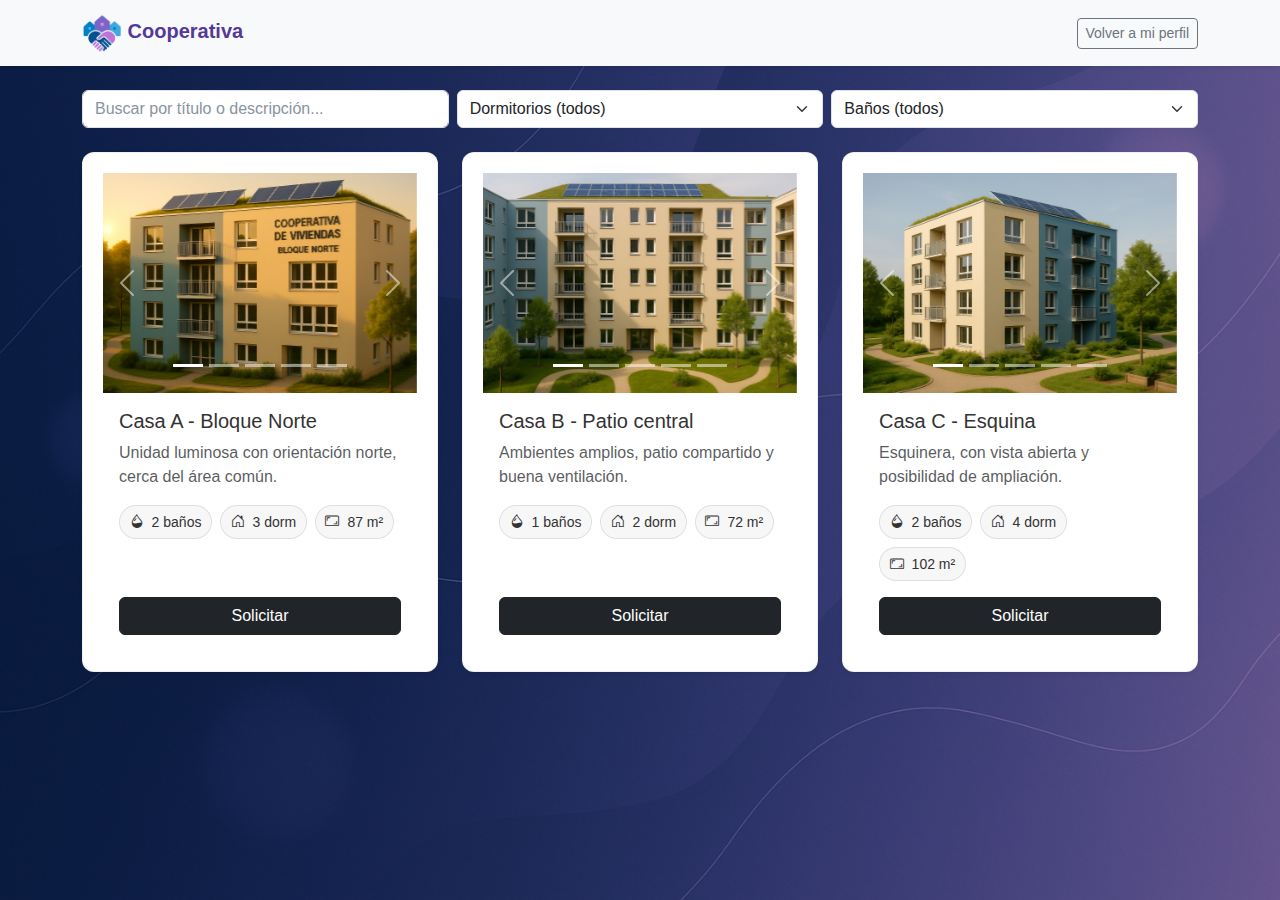
<file: src/frontend/propiedades.html>
<!DOCTYPE html>
<html lang="es">
<head>
  <meta charset="UTF-8" />
  <meta name="viewport" content="width=device-width, initial-scale=1" />
  <title>Propiedades disponibles</title>
  <link href="https://cdn.jsdelivr.net/npm/bootstrap@5.3.2/dist/css/bootstrap.min.css" rel="stylesheet">
  <link rel="stylesheet" href="styles.css">
</head>
<body class="pagina-secundaria">

  <header class="navbar navbar-light bg-light shadow-sm">
    <div class="container d-flex flex-wrap justify-content-between align-items-center">
        <a class="navbar-brand" href="index.html">
            <img src="img/icon_cooperativa.png" width="40" height="40" alt="Logo"> Cooperativa
        </a>

        <a href="perfil.html" class="btn btn-outline-secondary btn-sm">Volver a mi perfil</a>
    </div>
  </header>

  <main class="container py-4">
    <div class="row g-2 mb-4">
      <div class="col-12 col-md-4">
        <input id="filtro-busqueda" class="form-control" type="search" placeholder="Buscar por título o descripción...">
      </div>
      <div class="col-6 col-md-4">
        <select id="filtro-dorm" class="form-select">
          <option value="">Dormitorios (todos)</option>
          <option value="1">1+</option>
          <option value="2">2+</option>
          <option value="3">3+</option>
          <option value="4">4+</option>
        </select>
      </div>
      <div class="col-6 col-md-4">
        <select id="filtro-banos" class="form-select">
          <option value="">Baños (todos)</option>
          <option value="1">1+</option>
          <option value="2">2+</option>
          <option value="3">3+</option>
        </select>
      </div>
    </div>
    <div id="grid-propiedades" class="row g-4">
    </div>
  </main>

  <script src="https://cdn.jsdelivr.net/npm/bootstrap@5.3.2/dist/js/bootstrap.bundle.min.js"></script>

  <script>
    const PROPIEDADES = [
      {
        id: 101,
        titulo: "Casa A - Bloque Norte",
        descripcion: "Unidad luminosa con orientación norte, cerca del área común.",
        imagenes: [
          "img/casas/casaA_1.png",
          "img/casas/casaA_2.png",
          "img/casas/casaA_3.png",
          "img/casas/casaA_4.png",
          "img/casas/casaA_5.png"
        ],
        banos: 2,
        dormitorios: 3,
        metros: 87
      },
      {
        id: 102,
        titulo: "Casa B - Patio central",
        descripcion: "Ambientes amplios, patio compartido y buena ventilación.",
        imagenes: [
          "img/casas/casaB_1.png",
          "img/casas/casaB_2.png",
          "img/casas/casaB_3.png",
          "img/casas/casaB_4.png",
          "img/casas/casaB_5.png"
        ],
        banos: 1,
        dormitorios: 2,
        metros: 72
      },
      {
        id: 103,
        titulo: "Casa C - Esquina",
        descripcion: "Esquinera, con vista abierta y posibilidad de ampliación.",
        imagenes: [
          "img/casas/casaC_1.png",
          "img/casas/casaC_2.png",
          "img/casas/casaC_3.png",
          "img/casas/casaC_4.png",
          "img/casas/casaC_5.png"
        ],
        banos: 2,
        dormitorios: 4,
        metros: 102
      }
    ];

    function crearTarjeta(prop) {
      const col = document.createElement("div");
      col.className = "col-12 col-md-6 col-lg-4";

      const carouselId = "carousel-" + prop.id;

      const indicadores = prop.imagenes.map((_, idx) => `
        <button type="button" data-bs-target="#${carouselId}" data-bs-slide-to="${idx}" ${idx===0 ? 'class="active" aria-current="true"' : ''} aria-label="Slide ${idx+1}"></button>
      `).join("");

      const slides = prop.imagenes.map((src, idx) => `
        <div class="carousel-item ${idx===0 ? 'active' : ''}">
          <img src="${src}" class="d-block w-100 propiedad-img" alt="${prop.titulo} - imagen ${idx+1}">
        </div>
      `).join("");

      col.innerHTML = `
        <div class="card h-100 shadow-sm propiedad-card">
          <div id="${carouselId}" class="carousel slide propiedad-carousel" data-bs-ride="carousel">
            <div class="carousel-indicators">
              ${indicadores}
            </div>
            <div class="carousel-inner">
              ${slides}
            </div>
            <button class="carousel-control-prev" type="button" data-bs-target="#${carouselId}" data-bs-slide="prev">
              <span class="carousel-control-prev-icon" aria-hidden="true"></span>
              <span class="visually-hidden">Anterior</span>
            </button>
            <button class="carousel-control-next" type="button" data-bs-target="#${carouselId}" data-bs-slide="next">
              <span class="carousel-control-next-icon" aria-hidden="true"></span>
              <span class="visually-hidden">Siguiente</span>
            </button>
          </div>

          <div class="card-body d-flex flex-column">
            <h5 class="card-title mb-2">${prop.titulo}</h5>
            <p class="card-text text-muted mb-3">${prop.descripcion}</p>

            <div class="d-flex gap-2 mb-3 flex-wrap">
              <span class="chip-dato" title="Baños"><i class="bi bi-droplet-half me-1"></i>${prop.banos} baños</span>
              <span class="chip-dato" title="Dormitorios"><i class="bi bi-house-door me-1"></i>${prop.dormitorios} dorm</span>
              <span class="chip-dato" title="Metros cuadrados"><i class="bi bi-aspect-ratio me-1"></i>${prop.metros} m²</span>
            </div>

            <div class="mt-auto">
              <button class="btn btn-dark w-100 btn-solicitar" data-id="${prop.id}">
                Solicitar
              </button>
            </div>
          </div>
        </div>
      `;
      return col;
    }

    const grid = document.getElementById("grid-propiedades");
    function renderLista(propiedades) {
      grid.innerHTML = "";
      propiedades.forEach(p => grid.appendChild(crearTarjeta(p)));
      document.querySelectorAll(".btn-solicitar").forEach(btn => {
        btn.addEventListener("click", onSolicitar);
      });
    }
    renderLista(PROPIEDADES);

    const $busqueda = document.getElementById("filtro-busqueda");
    const $dorm = document.getElementById("filtro-dorm");
    const $banos = document.getElementById("filtro-banos");

    function aplicarFiltros() {
      const term = ($busqueda.value || "").toLowerCase();
      const minDorm = parseInt($dorm.value || "0", 10);
      const minBanos = parseInt($banos.value || "0", 10);

      const filtradas = PROPIEDADES.filter(p => {
        const coincideTexto =
          p.titulo.toLowerCase().includes(term) ||
          p.descripcion.toLowerCase().includes(term);
        const okDorm = minDorm ? p.dormitorios >= minDorm : true;
        const okBanos = minBanos ? p.banos >= minBanos : true;
        return coincideTexto && okDorm && okBanos;
      });
      renderLista(filtradas);
    }

    $busqueda.addEventListener("input", aplicarFiltros);
    $dorm.addEventListener("change", aplicarFiltros);
    $banos.addEventListener("change", aplicarFiltros);

    // Handler "Solicitar" (placeholder)
    function onSolicitar(e) {
      const id = e.currentTarget.getAttribute("data-id");
      // Aquí puedes hacer un fetch a tu API para solicitar la unidad:
      // fetch("http://localhost:8000/api/solicitudes.php", { method: "POST", body: JSON.stringify({ propiedad_id: id }) ... })
      alert("Solicitud enviada para la propiedad ID: " + id);
    }
  </script>

  <link rel="stylesheet" href="https://cdn.jsdelivr.net/npm/bootstrap-icons@1.11.3/font/bootstrap-icons.min.css">

</body>
</html>
</file>
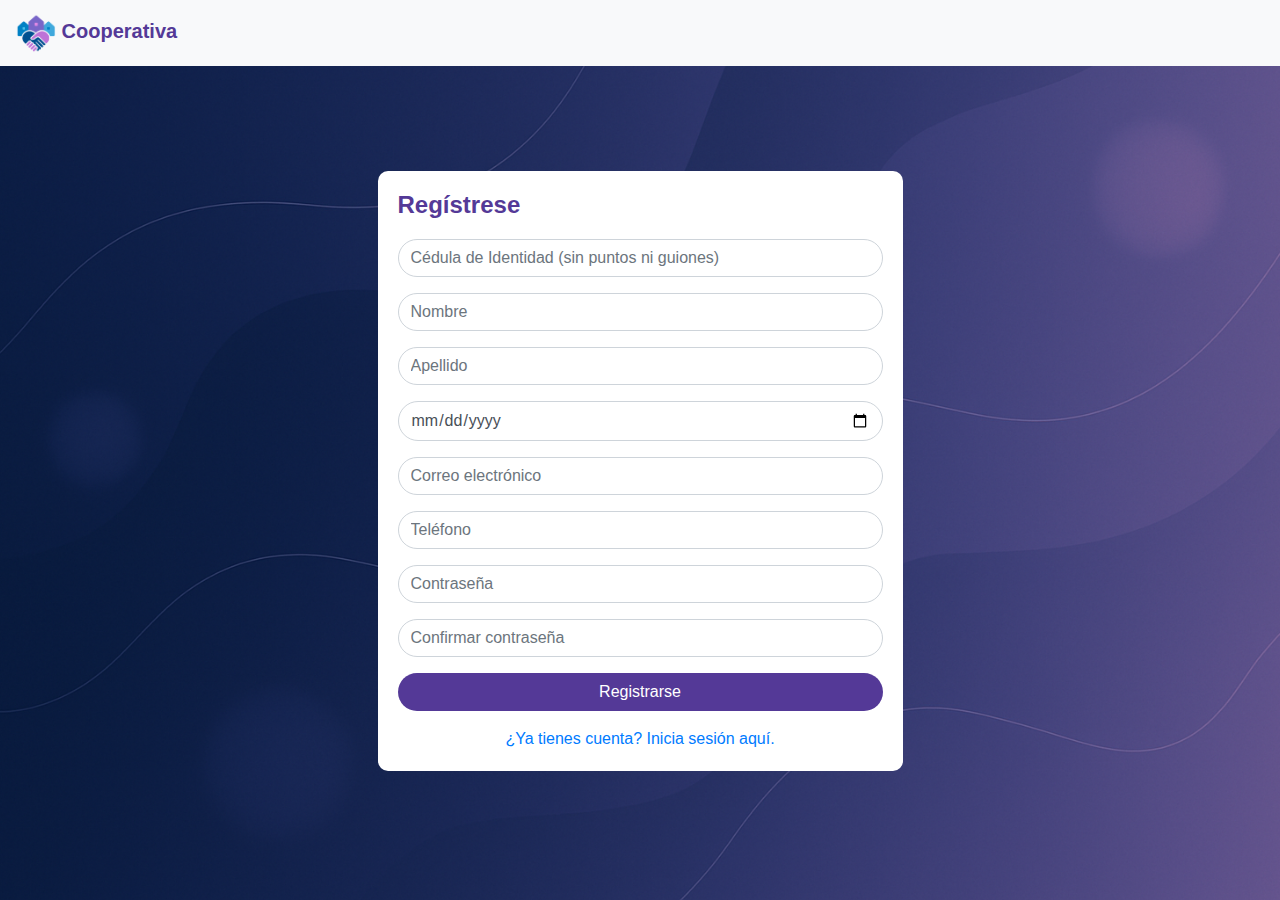
<file: src/frontend/register.html>
<!DOCTYPE html>
<html lang="es">
<head>
  <meta charset="UTF-8">
  <title>Registro Cooperativa</title>
  <meta name="viewport" content="width=device-width, initial-scale=1">
  <link rel="icon" href="favicon.ico">
  <link rel="stylesheet" href="https://stackpath.bootstrapcdn.com/bootstrap/4.1.3/css/bootstrap.min.css">
  <link rel="stylesheet" href="styles.css">
</head>
<body class="pagina-secundaria">

<nav class="navbar navbar-light bg-light shadow-sm">
  <a class="navbar-brand" href="index.html">
    <img src="img/icon_cooperativa.png" width="40" height="40" alt="Logo"> Cooperativa
  </a>
</nav>

<div class="container d-flex justify-content-center align-items-center" style="height: 90vh;">
  <div class="col-md-6">
    <div class="card shadow">
      <h4 class="form-title">Regístrese</h4>
      <form id="form-registro">
        <div class="form-group">
          <input type="text" class="form-control rounded-input" placeholder="Cédula de Identidad (sin puntos ni guiones)" id="ci" required>
        </div>
        <div class="form-group">
          <input type="text" class="form-control rounded-input" placeholder="Nombre" id="nombre" required>
        </div>
        <div class="form-group">
          <input type="text" class="form-control rounded-input" placeholder="Apellido" id="apellido" required>
        </div>
        <div class="form-group">
          <input type="date" class="form-control rounded-input" id="fecha" required>
        </div>
        <div class="form-group">
          <input type="email" class="form-control rounded-input" placeholder="Correo electrónico" id="email" required>
        </div>
        <div class="form-group">
          <input type="tel" class="form-control rounded-input" placeholder="Teléfono" id="telefono" required>
        </div>
        <div class="form-group">
          <input type="password" class="form-control rounded-input" placeholder="Contraseña" id="password" required>
        </div>
        <div class="form-group">
          <input type="password" class="form-control rounded-input" placeholder="Confirmar contraseña" id="confirmar" required>
        </div>
        <button type="submit" class="btn btn-custom btn-block mt-2">Registrarse</button>
      </form>
      <div class="mt-3 text-center">
        <a href="login.html">¿Ya tienes cuenta? Inicia sesión aquí.</a>
      </div>
    </div>
  </div>
</div>

<script>
document.getElementById("form-registro").addEventListener("submit", async function(e) {
  e.preventDefault();

  const ci       = document.getElementById("ci").value.trim();
  const nombre   = document.getElementById("nombre").value.trim();
  const apellido = document.getElementById("apellido").value.trim();
  const fecha    = document.getElementById("fecha").value.trim();
  const email    = document.getElementById("email").value.trim();
  const telefono = document.getElementById("telefono").value.trim();
  const password = document.getElementById("password").value;
  const confirmar= document.getElementById("confirmar").value;

  if (!/^[0-9]{7,8}$/.test(ci)) {
    alert("La CI debe contener 7 u 8 dígitos numéricos.");
    return;
  }

  if (!/^[0-9]{9}$/.test(telefono)) {
    alert("El teléfono debe contener exactamente 9 dígitos.");
    return;
  }

  if (password !== confirmar) {
    alert("Las contraseñas no coinciden.");
    return;
  }

  const data = {
    ci: ci,
    nombres: nombre,
    apellidos: apellido,
    fecha_nacimiento: fecha,
    correo: email,
    telefono: telefono,
    password: password
  };

  try {
    const response = await fetch("http://localhost:8000/register.php", {
      method: "POST",
      headers: { "Content-Type": "application/json" },
      body: JSON.stringify(data)
    });

    const result = await response.json();
    if (result.status === "success") {
      alert("Registro exitoso.");
      window.location.href = "login.html";
    } else {
      alert("Error: " + (result.message || "No se pudo registrar."));
    }
  } catch (err) {
    alert("Error en el servidor: " + err.message);
  }
});
</script>

</body>
</html>
</file>
<file: styles.css>
body {
        background-color: #e9f4fb;
        background: url(background.png) center fixed no-repeat;
        background-size: cover;
        font-family: 'Segoe UI', sans-serif;
    }

    .header {
        background-color: #543997;
        color: white;
        padding: 20px;
        border-radius: 5px;
        padding: 30px;
        border-radius: 10px;
        box-shadow: 0 6px 12px rgba(0, 0, 0, 0.15);
    }

    .main-title {
        color: #ffffff;
        font-size: 32px;
        font-weight: 700;
        letter-spacing: 1px;
        text-shadow: 1px 1px 3px rgba(0, 0, 0, 0.3);
        margin: 0;
    }

    .border-box {
        background-color: white;
        border: 2px solid #543997;
        padding: 25px;
        border-radius: 8px;
        margin-bottom: 20px;
        box-shadow: 0 4px 8px rgba(0,0,0,0.05);
    }

    .rounded-input {
        border-radius: 25px;
    }

    .btn-custom {
        background-color: #543997;
        color: white;
        border-radius: 25px;
    }

    .btn-custom:hover {
        background-color: #6500b3;
    }
    
    .form-title {
        color: #543997;
        font-weight: bold;
        margin-bottom: 20px;
    }

    .info-text {
        line-height: 1.6;
        color: #333;
        text-align: justify;
    }

    .card {
      background-color: #ffffff;
      color: #333333;
      border: none;
      border-radius: 10px;
      padding: 20px;
    }

    .header_ico{
      width: 64px;
      height: 64px;
      position: fixed;
      left: 24px;
      top: 16px;
    }

    .galeria-img {
        max-height: 248px;
        object-fit: cover;
        box-shadow: 0 4px 8px rgba(0,0,0,0.1);
        transition: transform 0.2s ease;
    }

    .galeria-img:hover {
        transform: scale(1.05);
    }
</file>
<file: src/frontend/styles.css>
body.pagina-secundaria {
        background-color: #e9f4fb;
        background: url(img/background.png) center fixed no-repeat;
        background-size: cover;
        font-family: 'Segoe UI', sans-serif;
    }

    .header {
        background-color: #543997;
        color: white;
        padding: 20px;
        border-radius: 5px;
        padding: 30px;
        border-radius: 10px;
        box-shadow: 0 6px 12px rgba(0, 0, 0, 0.15);
    }

    .main-title {
        color: #ffffff;
        font-size: 32px;
        font-weight: 700;
        letter-spacing: 1px;
        text-shadow: 1px 1px 3px rgba(0, 0, 0, 0.3);
        margin: 0;
    }

    .border-box {
        background-color: white;
        border: 2px solid #543997;
        padding: 25px;
        border-radius: 8px;
        margin-bottom: 20px;
        box-shadow: 0 4px 8px rgba(0,0,0,0.05);
    }

    .rounded-input {
        border-radius: 25px;
    }

    .btn-custom {
        background-color: #543997;
        color: white;
        border-radius: 25px;
    }

    .btn-custom:hover {
        background-color: #6500b3;
    }
    
    .form-title {
        color: #543997;
        font-weight: bold;
        margin-bottom: 20px;
    }

    .info-text {
        line-height: 1.6;
        color: #333;
        text-align: justify;
    }

    .card {
      background-color: #ffffff;
      color: #333333;
      border: none;
      border-radius: 10px;
      padding: 20px;
    }

    .header_ico{
      width: 64px;
      height: 64px;
      position: fixed;
      left: 24px;
      top: 16px;
    }

    .galeria-img {
        max-height: 248px;
        object-fit: cover;
        box-shadow: 0 4px 8px rgba(0,0,0,0.1);
        transition: transform 0.2s ease;
    }

    .galeria-img:hover {
        transform: scale(1.05);
    }

    .navbar-brand {
        font-weight: bold;
        color: #543997 !important;
    }
    #carouselPortada img {
        max-height: 400px;
        object-fit: cover;
    }

    .servicio-box {
        background: #fff;
        border: 2px solid #543997;
        border-radius: 8px;
        box-shadow: 0 4px 8px rgba(0,0,0,0.05);
    }

    .testimonio {
        background: #fff;
        border-radius: 8px;
        border: 1px solid #ddd;
        box-shadow: 0 2px 5px rgba(0,0,0,0.05);
    }

    .propiedad-card {
        border: 1px solid rgba(0,0,0,0.06);
        border-radius: 12px;
        overflow: hidden;
        background: #fff;
    }

    .propiedad-carousel {
        max-height: 220px;
    }
    .propiedad-img {
        object-fit: cover;
        height: 220px;
    }

    .chip-dato {
        display: inline-flex;
        align-items: center;
        gap: .25rem;
        padding: .35rem .6rem;
        border-radius: 999px;
        border: 1px solid rgba(0,0,0,0.1);
        background: rgba(0,0,0,0.03);
        font-size: .875rem;
        color: #333;
        white-space: nowrap;
    }

    #filtro-busqueda::placeholder {
        color: #8894a0;
    }
</file>
<file: frontend/styles.css>
body.pagina-secundaria {
        background-color: #e9f4fb;
        background: url(img/background.png) center fixed no-repeat;
        background-size: cover;
        font-family: 'Segoe UI', sans-serif;
    }

    .header {
        background-color: #543997;
        color: white;
        padding: 20px;
        border-radius: 5px;
        padding: 30px;
        border-radius: 10px;
        box-shadow: 0 6px 12px rgba(0, 0, 0, 0.15);
    }

    .main-title {
        color: #ffffff;
        font-size: 32px;
        font-weight: 700;
        letter-spacing: 1px;
        text-shadow: 1px 1px 3px rgba(0, 0, 0, 0.3);
        margin: 0;
    }

    .border-box {
        background-color: white;
        border: 2px solid #543997;
        padding: 25px;
        border-radius: 8px;
        margin-bottom: 20px;
        box-shadow: 0 4px 8px rgba(0,0,0,0.05);
    }

    .rounded-input {
        border-radius: 25px;
    }

    .btn-custom {
        background-color: #543997;
        color: white;
        border-radius: 25px;
    }

    .btn-custom:hover {
        background-color: #6500b3;
    }
    
    .form-title {
        color: #543997;
        font-weight: bold;
        margin-bottom: 20px;
    }

    .info-text {
        line-height: 1.6;
        color: #333;
        text-align: justify;
    }

    .card {
      background-color: #ffffff;
      color: #333333;
      border: none;
      border-radius: 10px;
      padding: 20px;
    }

    .header_ico{
      width: 64px;
      height: 64px;
      position: fixed;
      left: 24px;
      top: 16px;
    }

    .galeria-img {
        max-height: 248px;
        object-fit: cover;
        box-shadow: 0 4px 8px rgba(0,0,0,0.1);
        transition: transform 0.2s ease;
    }

    .galeria-img:hover {
        transform: scale(1.05);
    }

    .navbar-brand {
        font-weight: bold;
        color: #543997 !important;
    }
    #carouselPortada img {
        max-height: 400px;
        object-fit: cover;
    }

    .servicio-box {
        background: #fff;
        border: 2px solid #543997;
        border-radius: 8px;
        box-shadow: 0 4px 8px rgba(0,0,0,0.05);
    }

    .testimonio {
        background: #fff;
        border-radius: 8px;
        border: 1px solid #ddd;
        box-shadow: 0 2px 5px rgba(0,0,0,0.05);
    }
</file>
